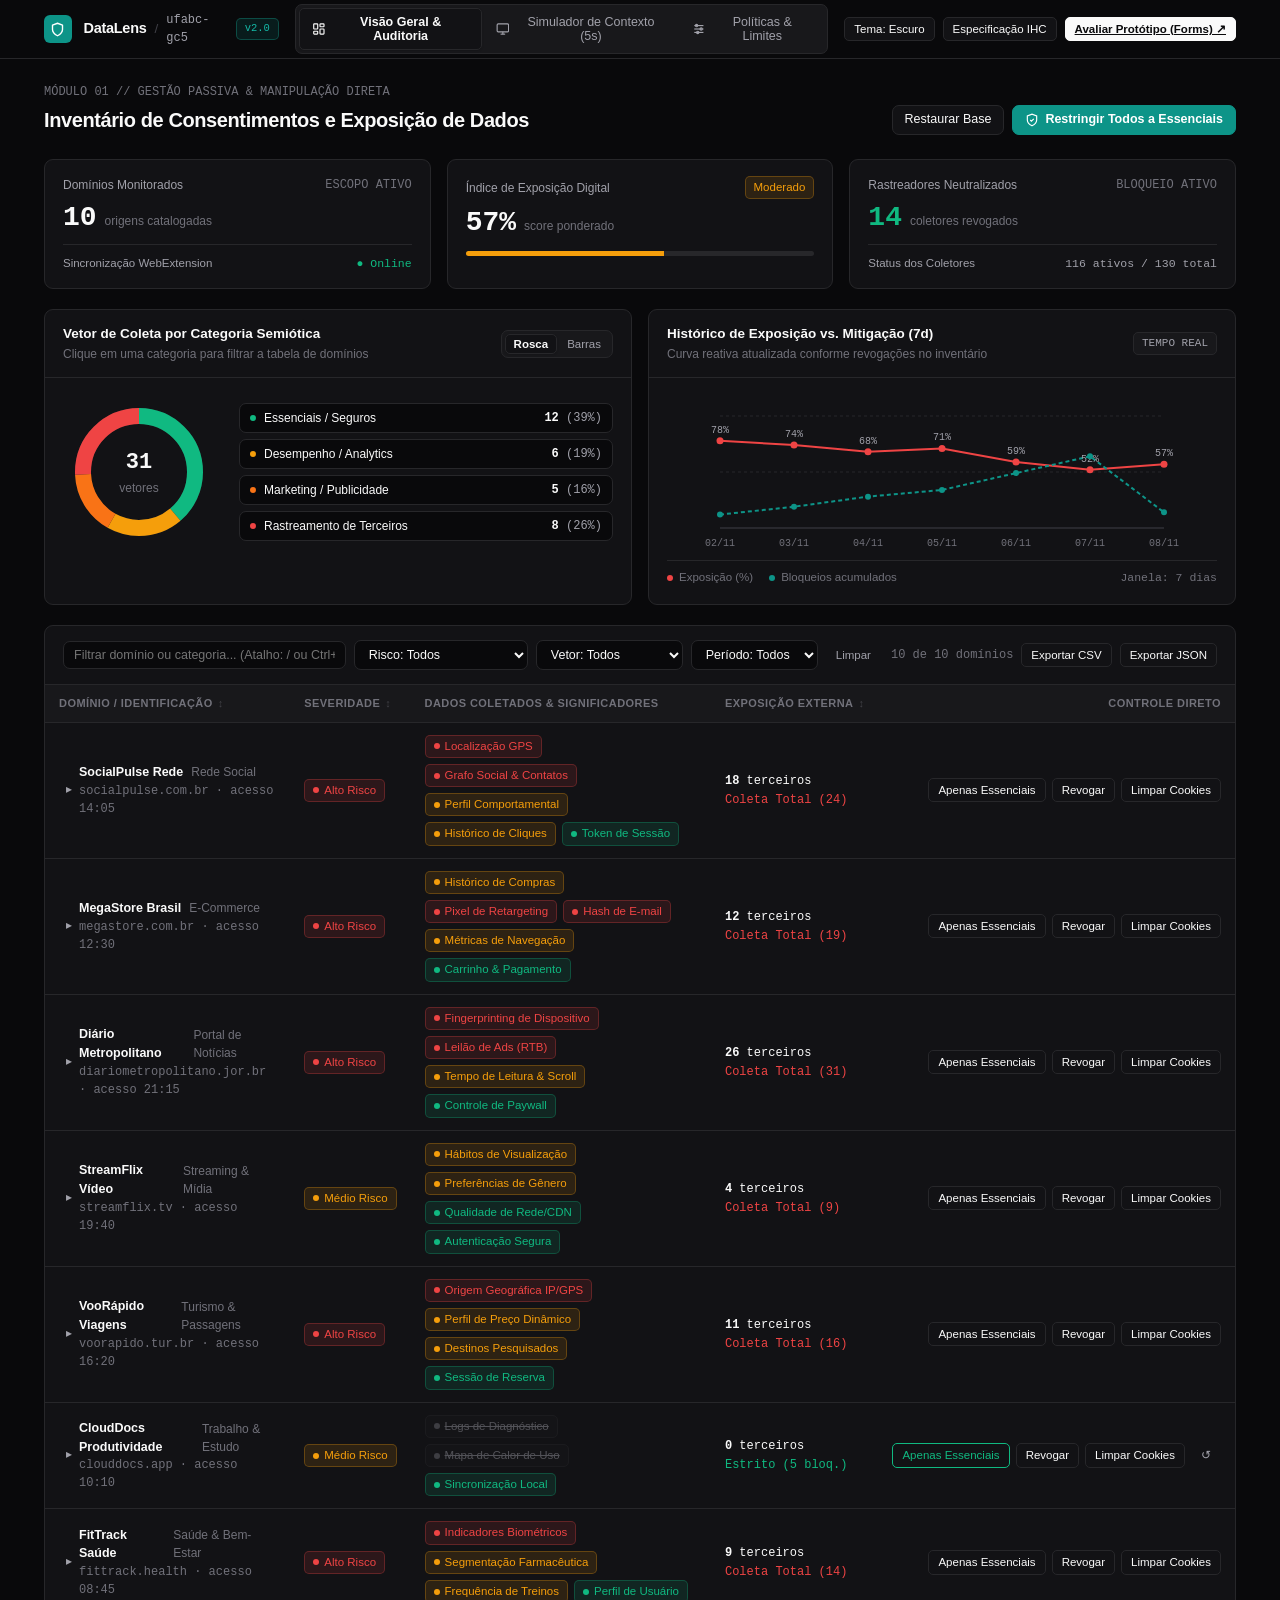
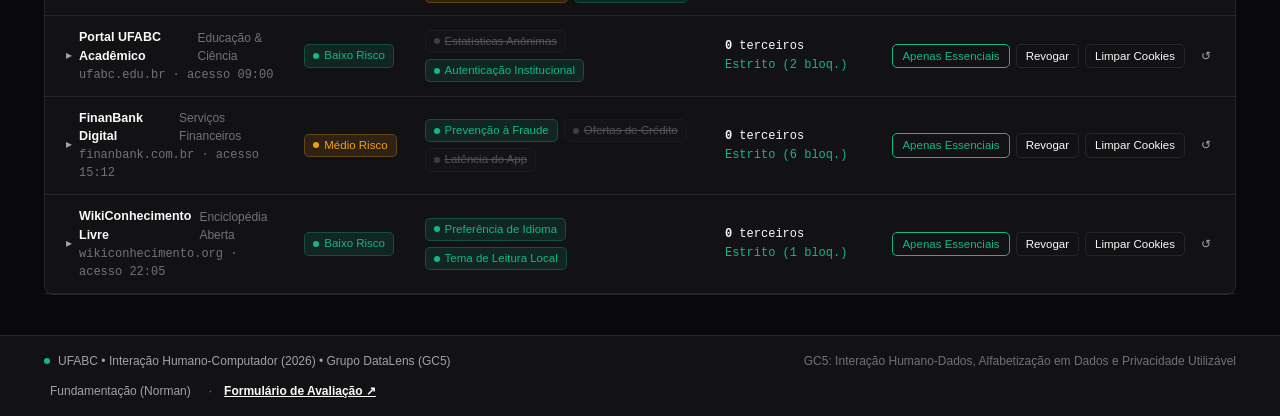
<file: index.html>
<!DOCTYPE html>
<html lang="pt-BR" class="dark">
<head>
  <meta charset="UTF-8" />
  <meta name="viewport" content="width=device-width, initial-scale=1.0" />
  <title>DataLens — Painel de Transparência e Controle Ativo de Dados Pessoais | UFABC (GC5)</title>
  <link rel="stylesheet" href="css/styles.css" />
</head>
<body style="min-height: 100vh; display: flex; flex-direction: column;">

  <!-- Container de Notificações Toast (Feedback Visual Imediato de IHC) -->
  <div id="toast-container" style="position: fixed; bottom: 20px; right: 20px; z-index: 60; display: flex; flex-direction: column; gap: 8px; max-width: 380px;"></div>

  <!-- TOPBAR SÓBRIA ESTILO LINEAR / SHADCN -->
  <header class="dl-topbar">
    <div class="dl-container" style="height: 58px; display: flex; align-items: center; justify-content: space-between; gap: 16px;">
      
      <!-- Brand + Tag UFABC -->
      <div class="flex items-center gap-3">
        <div style="width: 28px; height: 28px; border-radius: 6px; background-color: var(--teal-brand); display: flex; align-items: center; justify-content: center; color: #FFF;">
          <svg width="15" height="15" fill="none" stroke="currentColor" stroke-width="2.2" viewBox="0 0 24 24">
            <path stroke-linecap="round" stroke-linejoin="round" d="M12 22s8-4 8-10V5l-8-3-8 3v7c0 6 8 10 8 10z"/>
          </svg>
        </div>
        <div class="flex items-center gap-2">
          <span style="font-weight: 700; font-size: 14.5px; letter-spacing: -0.02em;">DataLens</span>
          <span style="color: var(--border-strong);">/</span>
          <span class="font-mono text-xs text-secondary">ufabc-gc5</span>
          <span class="dl-badge dl-badge-teal font-mono" style="font-size: 10.5px;">v2.0</span>
        </div>
      </div>

      <!-- Segmented Control Navigation (Bimodal) -->
      <nav class="dl-tabs" aria-label="Módulos do Sistema">
        <button data-nav-btn="dashboard" data-action="switch-tab" data-tab="dashboard" class="dl-tab-btn active">
          <svg width="14" height="14" fill="none" stroke="currentColor" stroke-width="2" viewBox="0 0 24 24"><rect width="7" height="9" x="3" y="3" rx="1"/><rect width="7" height="5" x="14" y="3" rx="1"/><rect width="7" height="9" x="14" y="12" rx="1"/><rect width="7" height="5" x="3" y="16" rx="1"/></svg>
          Visão Geral & Auditoria
        </button>
        <button data-nav-btn="simulator" data-action="switch-tab" data-tab="simulator" class="dl-tab-btn">
          <svg width="14" height="14" fill="none" stroke="currentColor" stroke-width="2" viewBox="0 0 24 24"><rect width="20" height="14" x="2" y="3" rx="2"/><line x1="8" x2="16" y1="21" y2="21"/><line x1="12" x2="12" y1="17" y2="21"/></svg>
          Simulador de Contexto (5s)
        </button>
        <button data-nav-btn="preferences" data-action="switch-tab" data-tab="preferences" class="dl-tab-btn">
          <svg width="14" height="14" fill="none" stroke="currentColor" stroke-width="2" viewBox="0 0 24 24"><line x1="4" x2="20" y1="12" y2="12"/><line x1="4" x2="20" y1="6" y2="6"/><line x1="4" x2="20" y1="18" y2="18"/><circle cx="8" cy="6" r="2"/><circle cx="16" cy="12" r="2"/><circle cx="10" cy="18" r="2"/></svg>
          Políticas & Limites
        </button>
      </nav>

      <!-- Ações Globais: Tema Claro/Escuro, Sobre e Pesquisa -->
      <div class="flex items-center gap-2">
        <button data-action="toggle-theme" class="dl-btn dl-btn-sm" title="Alternar entre Modo Escuro (Zinc) e Modo Claro">
          <span id="theme-indicator-text">Tema: Escuro</span>
        </button>
        <button data-action="academic-modal" data-show="true" class="dl-btn dl-btn-sm">
          Especificação IHC
        </button>
        <a
          href="https://docs.google.com/forms/d/e/1FAIpQLScvcYIpSrS0FcLxmI9klao_sezWayYM6Y6qtL3pcaMxJLyxKg/viewform"
          target="_blank"
          rel="noopener noreferrer"
          class="dl-btn dl-btn-primary dl-btn-sm"
        >
          Avaliar Protótipo (Forms) ↗
        </a>
      </div>
    </div>
  </header>

  <!-- CONTEÚDO PRINCIPAL -->
  <main class="dl-container" style="flex: 1; width: 100%; padding-top: 24px; padding-bottom: 40px;">

    <!-- ================================================================== -->
    <!-- MÓDULO 1: DASHBOARD DE AUDITORIA (MANIPULAÇÃO DIRETA)              -->
    <!-- ================================================================== -->
    <section data-tab-section="dashboard" style="display: flex; flex-direction: column; gap: 20px;">
      
      <!-- Sub-header Executivo + Ações em Lote -->
      <div style="display: flex; flex-wrap: wrap; align-items: flex-end; justify-content: space-between; gap: 16px; padding-bottom: 4px;">
        <div>
          <div class="flex items-center gap-2" style="margin-bottom: 4px;">
            <span class="font-mono text-xs text-muted">MÓDULO 01 // GESTÃO PASSIVA & MANIPULAÇÃO DIRETA</span>
          </div>
          <h1 style="font-size: 20px; font-weight: 700; letter-spacing: -0.02em; margin: 0;">Inventário de Consentimentos e Exposição de Dados</h1>
        </div>

        <div class="flex items-center gap-2">
          <button data-action="bulk-action" data-mode="reset_demo" class="dl-btn">
            Restaurar Base
          </button>
          <button data-action="bulk-action" data-mode="protect_all" class="dl-btn dl-btn-teal">
            <svg width="14" height="14" fill="none" stroke="currentColor" stroke-width="2" viewBox="0 0 24 24"><path d="M12 22s8-4 8-10V5l-8-3-8 3v7c0 6 8 10 8 10z"/><path d="m9 12 2 2 4-4"/></svg>
            Restringir Todos a Essenciais
          </button>
        </div>
      </div>

      <!-- 1.1 KPI STRIP (Estilo Tremor / Vercel Analytics) -->
      <div class="grid grid-cols-1 md:grid-cols-3 gap-4">
        <!-- KPI 1 -->
        <div class="dl-card" style="padding: 16px 18px;">
          <div class="flex items-center justify-between">
            <span class="text-xs font-medium text-secondary">Domínios Monitorados</span>
            <span class="font-mono text-xs text-muted"> ESCOPO ATIVO </span>
          </div>
          <div class="flex items-baseline gap-2" style="margin-top: 8px;">
            <span id="kpi-total-sites" class="font-mono text-3xl font-bold">10</span>
            <span class="text-xs text-muted">origens catalogadas</span>
          </div>
          <div style="margin-top: 10px; padding-top: 10px; border-top: 1px solid var(--border-subtle); display: flex; justify-content: space-between; font-size: 11.5px; color: var(--text-secondary);">
            <span>Sincronização WebExtension</span>
            <span class="font-mono" style="color: var(--sem-low);">● Online</span>
          </div>
        </div>

        <!-- KPI 2 -->
        <div class="dl-card" style="padding: 16px 18px;">
          <div class="flex items-center justify-between">
            <span class="text-xs font-medium text-secondary">Índice de Exposição Digital</span>
            <span id="kpi-exposure-badge" class="dl-badge dl-badge-high">Risco Elevado</span>
          </div>
          <div class="flex items-baseline gap-2" style="margin-top: 8px;">
            <span id="kpi-exposure-index" class="font-mono text-3xl font-bold">64%</span>
            <span class="text-xs text-muted">score ponderado</span>
          </div>
          <div style="margin-top: 12px;">
            <div style="width: 100%; height: 5px; background-color: var(--bg-muted); border-radius: 99px; overflow: hidden;">
              <div id="kpi-exposure-bar" style="height: 100%; width: 64%; background-color: var(--sem-high); transition: width 300ms ease;"></div>
            </div>
          </div>
        </div>

        <!-- KPI 3 -->
        <div class="dl-card" style="padding: 16px 18px;">
          <div class="flex items-center justify-between">
            <span class="text-xs font-medium text-secondary">Rastreadores Neutralizados</span>
            <span class="font-mono text-xs text-muted"> BLOQUEIO ATIVO </span>
          </div>
          <div class="flex items-baseline gap-2" style="margin-top: 8px;">
            <span id="kpi-blocked-trackers" class="font-mono text-3xl font-bold" style="color: var(--sem-low);">14</span>
            <span class="text-xs text-muted">coletores revogados</span>
          </div>
          <div style="margin-top: 10px; padding-top: 10px; border-top: 1px solid var(--border-subtle); display: flex; justify-content: space-between; font-size: 11.5px; color: var(--text-secondary);">
            <span>Status dos Coletores</span>
            <span id="kpi-active-trackers" class="font-mono">116 ativos / 130 total</span>
          </div>
        </div>
      </div>

      <!-- 1.2 GRÁFICOS TÉCNICOS (CATEGORIA & SÉRIE TEMPORAL) -->
      <div class="grid grid-cols-1 lg:grid-cols-12 gap-4">
        <!-- Gráfico de Categorias -->
        <div class="dl-card lg:col-span-6">
          <div class="dl-card-header">
            <div>
              <div style="font-weight: 600; font-size: 13.5px;">Vetor de Coleta por Categoria Semiótica</div>
              <div class="text-xs text-muted">Clique em uma categoria para filtrar a tabela de domínios</div>
            </div>
            <div class="dl-tabs">
              <button data-action="chart-mode" data-mode="donut" class="dl-tab-btn active" style="padding: 3px 8px; font-size: 11.5px;">Rosca</button>
              <button data-action="chart-mode" data-mode="bars" class="dl-tab-btn" style="padding: 3px 8px; font-size: 11.5px;">Barras</button>
            </div>
          </div>
          <div class="dl-card-body" id="category-chart-container"></div>
        </div>

        <!-- Gráfico de Série Temporal -->
        <div class="dl-card lg:col-span-6">
          <div class="dl-card-header">
            <div>
              <div style="font-weight: 600; font-size: 13.5px;">Histórico de Exposição vs. Mitigação (7d)</div>
              <div class="text-xs text-muted">Curva reativa atualizada conforme revogações no inventário</div>
            </div>
            <span class="dl-badge font-mono" style="font-size: 11px;">TEMPO REAL</span>
          </div>
          <div class="dl-card-body" id="timeline-chart-container"></div>
        </div>
      </div>

      <!-- 1.3 DATA TABLE DE DOMÍNIOS E CONSENTIMENTOS (Estilo Linear / shadcn Data Table) -->
      <div class="dl-card">
        <!-- Toolbar de Filtros da Tabela -->
        <div class="dl-card-header" style="flex-wrap: wrap; gap: 10px;">
          <div class="flex items-center gap-2" style="flex: 1; min-width: 240px;">
            <input
              id="search-input"
              type="text"
              placeholder="Filtrar domínio ou categoria... (Atalho: / ou Ctrl+K)"
              class="dl-input"
              style="width: 100%; max-width: 340px;"
            />
            <select id="filter-risk" class="dl-select">
              <option value="all">Risco: Todos</option>
              <option value="high">Alto Risco (Terceiros)</option>
              <option value="medium">Médio Risco (Analytics)</option>
              <option value="low">Baixo Risco (Essencial)</option>
            </select>
            <select id="filter-category" class="dl-select">
              <option value="all">Vetor: Todos</option>
              <option value="thirdParty">Terceiros / Brokers</option>
              <option value="marketing">Marketing / Ads</option>
              <option value="analytics">Analytics</option>
              <option value="essential">Essenciais</option>
            </select>
            <select id="filter-date" class="dl-select">
              <option value="all">Período: Todos</option>
              <option value="today">Hoje</option>
              <option value="recent">Últimos 3 dias</option>
            </select>
            <button data-action="reset-filters" class="dl-btn dl-btn-ghost dl-btn-sm">
              Limpar
            </button>
          </div>

          <div class="flex items-center gap-2">
            <span id="filtered-sites-count" class="font-mono text-xs text-muted">10 registros</span>
            <button data-action="export-report" data-format="csv" class="dl-btn dl-btn-sm" title="Exportar inventário em planilha CSV (Art. 18 LGPD)">
              Exportar CSV
            </button>
            <button data-action="export-report" data-format="json" class="dl-btn dl-btn-sm" title="Exportar relatório técnico JSON (Art. 18 LGPD)">
              Exportar JSON
            </button>
          </div>
        </div>

        <!-- Container da Tabela de Auditoria -->
        <div id="sites-list-container" class="dl-table-wrap"></div>
      </div>

    </section>

    <!-- ================================================================== -->
    <!-- MÓDULO 2: SIMULADOR DA EXTENSÃO WEB (MEDIAÇÃO EFÊMERA / ATIVA)     -->
    <!-- ================================================================== -->
    <section data-tab-section="simulator" class="hidden">
      <div id="simulator-Mount"></div>
    </section>

    <!-- ================================================================== -->
    <!-- MÓDULO 2.3: POLÍTICAS & LIMITES DE PRIVACIDADE                     -->
    <!-- ================================================================== -->
    <section data-tab-section="preferences" class="hidden">
      <div id="preferences-mount"></div>
    </section>

  </main>

  <!-- RODAPÉ TÉCNICO DISCRETO -->
  <footer style="border-top: 1px solid var(--border-subtle); background-color: var(--bg-surface); padding: 16px 0; margin-top: auto;">
    <div class="dl-container" style="display: flex; flex-wrap: wrap; align-items: center; justify-content: space-between; gap: 12px; font-size: 12px; color: var(--text-muted);">
      <div class="flex items-center gap-2">
        <span class="dl-dot dl-dot-low"></span>
        <span class="font-medium text-secondary">UFABC • Interação Humano-Computador (2026) • Grupo DataLens (GC5)</span>
      </div>
      <div>
        GC5: Interação Humano-Dados, Alfabetização em Dados e Privacidade Utilizável
      </div>
      <div class="flex items-center gap-3">
        <button data-action="academic-modal" data-show="true" class="dl-btn-ghost" style="padding: 2px 6px; font-size: 12px; cursor: pointer;">
          Fundamentação (Norman)
        </button>
        <span>·</span>
        <a
          href="https://docs.google.com/forms/d/e/1FAIpQLScvcYIpSrS0FcLxmI9klao_sezWayYM6Y6qtL3pcaMxJLyxKg/viewform"
          target="_blank"
          rel="noopener noreferrer"
          style="color: var(--text-primary); font-weight: 600; text-decoration: underline;"
        >
          Formulário de Avaliação ↗
        </a>
      </div>
    </div>
  </footer>

  <!-- MODAL DE ESPECIFICAÇÃO ACADÊMICA (MÓDULO 3) -->
  <div id="academic-modal" class="hidden" style="position: fixed; inset: 0; z-index: 50; background-color: rgba(0,0,0,0.7); backdrop-filter: blur(3px); display: flex; align-items: center; justify-content: center; padding: 16px;">
    <div class="dl-card" style="max-width: 580px; width: 100%; box-shadow: 0 20px 40px rgba(0,0,0,0.5);">
      <div class="dl-card-header">
        <div>
          <span class="font-mono text-xs text-muted">ESPECIFICAÇÃO DE IHC // UFABC GC5</span>
          <h3 style="font-size: 15px; font-weight: 700; margin: 2px 0 0 0;">Arquitetura Bimodal e Princípios de Donald Norman</h3>
        </div>
        <button data-action="academic-modal" data-show="false" class="dl-btn dl-btn-ghost dl-btn-sm">✕</button>
      </div>
      <div class="dl-card-body" style="display: flex; flex-direction: column; gap: 14px; font-size: 12.5px; color: var(--text-secondary);">
        <p style="margin: 0;">
          O sistema <strong>DataLens</strong> combate a fadiga de consentimento e os <em>dark patterns</em> restaurando significadores claros e simetria de decisão:
        </p>
        <div class="grid grid-cols-1 md:grid-cols-3 gap-3">
          <div style="padding: 12px; border: 1px solid var(--border-subtle); border-radius: var(--radius-md); background-color: var(--bg-background);">
            <div style="font-weight: 600; color: var(--text-primary); margin-bottom: 4px;">Significadores</div>
            <div class="text-xs text-muted">Codificação semiótica estrita: Verde (Essencial), Amarelo (Analítico) e Vermelho (Terceiros).</div>
          </div>
          <div style="padding: 12px; border: 1px solid var(--border-subtle); border-radius: var(--radius-md); background-color: var(--bg-background);">
            <div style="font-weight: 600; color: var(--text-primary); margin-bottom: 4px;">Affordances Simétricas</div>
            <div class="text-xs text-muted">Ações de rejeitar, selecionar ou aceitar possuem exatamente a mesma hierarquia visual.</div>
          </div>
          <div style="padding: 12px; border: 1px solid var(--border-subtle); border-radius: var(--radius-md); background-color: var(--bg-background);">
            <div style="font-weight: 600; color: var(--text-primary); margin-bottom: 4px;">Feedback Imediato</div>
            <div class="text-xs text-muted">Manipulação direta na tabela com reflexo instantâneo no score de exposição.</div>
          </div>
        </div>
        <div style="padding: 12px 14px; border: 1px solid var(--border-subtle); border-radius: var(--radius-md); background-color: var(--bg-elevated); display: flex; align-items: center; justify-content: space-between; gap: 12px;">
          <div>
            <div style="font-weight: 600; color: var(--text-primary);">Pesquisa de Validação com Usuários</div>
            <div class="text-xs text-muted">Contribua avaliando a usabilidade deste protótipo no formulário oficial.</div>
          </div>
          <a
            href="https://docs.google.com/forms/d/e/1FAIpQLScvcYIpSrS0FcLxmI9klao_sezWayYM6Y6qtL3pcaMxJLyxKg/viewform"
            target="_blank"
            rel="noopener noreferrer"
            class="dl-btn dl-btn-primary dl-btn-sm"
          >
            Abrir Formulário ↗
          </a>
        </div>
      </div>
    </div>
  </div>

  <script src="js/mockData.js"></script>
  <script src="js/app.js"></script>
</body>
</html>
</file>
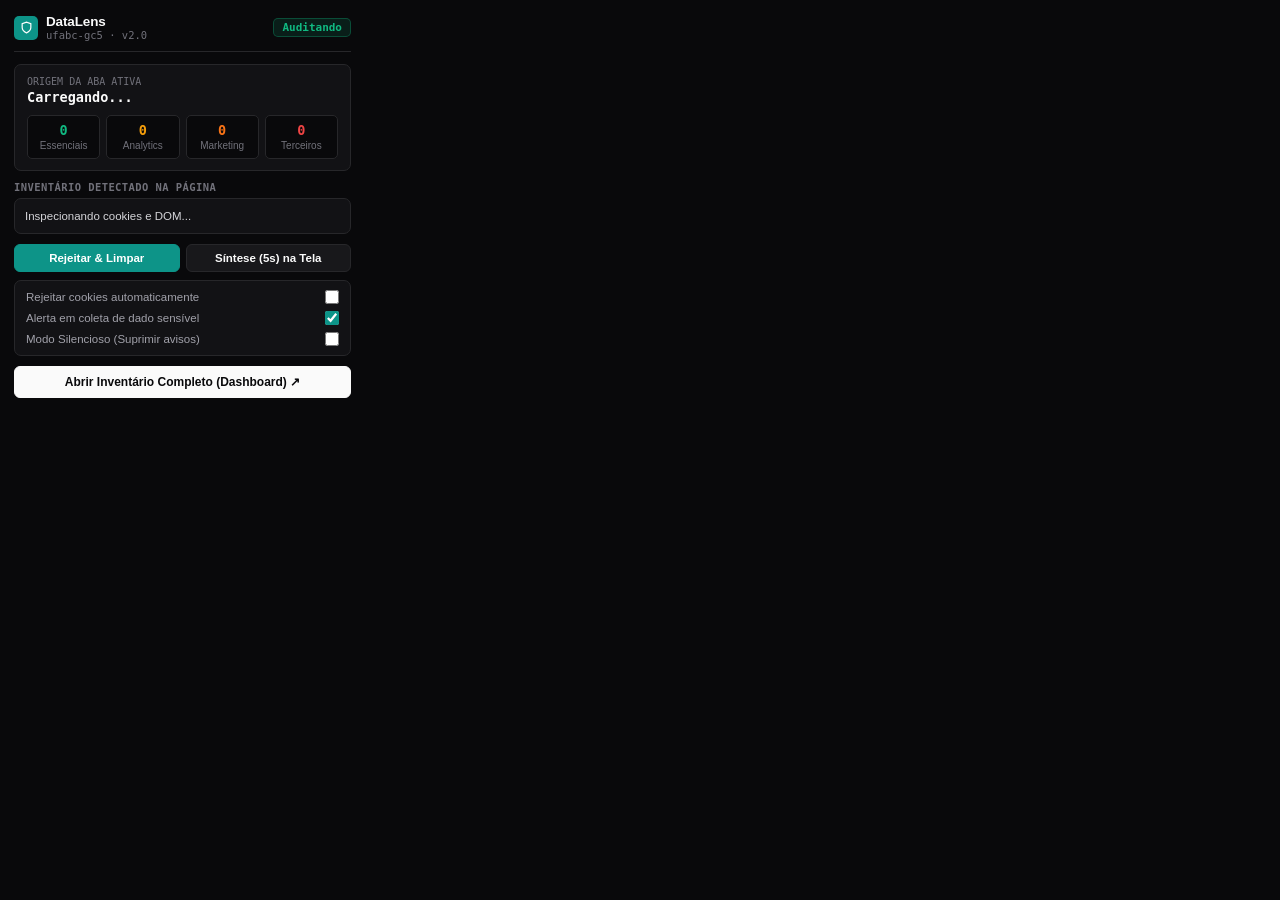
<file: extension/popup.html>
<!DOCTYPE html>
<html lang="pt-BR">
<head>
  <meta charset="UTF-8" />
  <title>DataLens — Extensão Ativa</title>
  <style>
    * { box-sizing: border-box; margin: 0; padding: 0; }
    body {
      width: 365px;
      background: #09090B;
      color: #FAFAFA;
      font-family: -apple-system, BlinkMacSystemFont, "Inter", "Segoe UI", Roboto, sans-serif;
      font-size: 12.5px;
      padding: 14px;
      -webkit-font-smoothing: antialiased;
    }
    .mono { font-family: "JetBrains Mono", Consolas, ui-monospace, monospace; }
    .header {
      display: flex;
      align-items: center;
      justify-content: space-between;
      border-bottom: 1px solid #27272A;
      padding-bottom: 10px;
      margin-bottom: 12px;
    }
    .brand {
      display: flex;
      align-items: center;
      gap: 8px;
    }
    .brand-icon {
      width: 24px;
      height: 24px;
      border-radius: 5px;
      background: #0D9488;
      display: flex;
      align-items: center;
      justify-content: center;
      color: #FFF;
    }
    .brand-title { font-size: 13.5px; font-weight: 700; color: #FAFAFA; letter-spacing: -0.01em; }
    .brand-sub { font-size: 10.5px; color: #71717A; }
    .badge {
      padding: 2px 8px;
      border-radius: 5px;
      font-size: 11px;
      font-weight: 600;
    }
    .badge-high { background: rgba(239,68,68,0.12); color: #EF4444; border: 1px solid rgba(239,68,68,0.3); }
    .badge-medium { background: rgba(245,158,11,0.12); color: #F59E0B; border: 1px solid rgba(245,158,11,0.3); }
    .badge-low { background: rgba(16,185,129,0.12); color: #10B981; border: 1px solid rgba(16,185,129,0.3); }

    .site-box {
      background: #121215;
      border: 1px solid #27272A;
      border-radius: 7px;
      padding: 11px 12px;
      margin-bottom: 10px;
    }
    .domain-name {
      font-size: 13.5px;
      font-weight: 700;
      color: #FAFAFA;
      word-break: break-all;
      margin-top: 2px;
    }
    .metrics-grid {
      display: grid;
      grid-template-columns: repeat(4, 1fr);
      gap: 6px;
      margin-top: 10px;
      text-align: center;
    }
    .metric-pill {
      background: #09090B;
      border: 1px solid #27272A;
      border-radius: 5px;
      padding: 6px 4px;
    }
    .metric-val { font-size: 13.5px; font-weight: 700; display: block; }
    .metric-lbl { font-size: 10px; color: #71717A; }

    .section-title {
      font-size: 10.5px;
      font-weight: 600;
      text-transform: uppercase;
      color: #71717A;
      margin-bottom: 5px;
      letter-spacing: 0.04em;
    }
    .items-list {
      list-style: none;
      background: #121215;
      border: 1px solid #27272A;
      border-radius: 7px;
      padding: 8px 10px;
      margin-bottom: 10px;
      max-height: 115px;
      overflow-y: auto;
    }
    .items-list li {
      padding: 3px 0;
      font-size: 11.5px;
      color: #D4D4D8;
      display: flex;
      align-items: center;
      gap: 6px;
    }
    .dot { width: 6px; height: 6px; border-radius: 50%; display: inline-block; flex-shrink: 0; }

    .toggles-box {
      background: #121215;
      border: 1px solid #27272A;
      border-radius: 7px;
      padding: 9px 11px;
      margin-bottom: 10px;
      display: flex;
      flex-direction: column;
      gap: 7px;
    }
    .toggle-row {
      display: flex;
      align-items: center;
      justify-content: space-between;
      font-size: 11.5px;
      color: #A1A1AA;
      cursor: pointer;
    }
    .toggle-row input { accent-color: #0D9488; width: 14px; height: 14px; cursor: pointer; }

    .btn-group {
      display: grid;
      grid-template-columns: 1fr 1fr;
      gap: 6px;
      margin-bottom: 8px;
    }
    .btn {
      padding: 7px 10px;
      border-radius: 6px;
      border: 1px solid #27272A;
      background: #18181B;
      color: #FAFAFA;
      font-size: 11.5px;
      font-weight: 600;
      cursor: pointer;
      text-align: center;
      transition: all 0.12s;
    }
    .btn:hover { background: #27272A; border-color: #3F3F46; }
    .btn-teal {
      background: #0D9488;
      border-color: #0D9488;
      color: #FFF;
    }
    .btn-teal:hover { background: #0F766E; }
    .btn-full {
      width: 100%;
      padding: 8px;
      border-radius: 6px;
      background: #FAFAFA;
      border: 1px solid #FAFAFA;
      color: #09090B;
      font-weight: 700;
      font-size: 12px;
      cursor: pointer;
    }
    .btn-full:hover { opacity: 0.9; }
    .status-msg {
      display: none;
      margin-bottom: 8px;
      padding: 6px 9px;
      border-radius: 6px;
      background: rgba(16, 185, 129, 0.12);
      border: 1px solid rgba(16, 185, 129, 0.3);
      color: #10B981;
      font-size: 11.5px;
      font-weight: 600;
      text-align: center;
    }
  </style>
</head>
<body>
  <div class="header">
    <div class="brand">
      <div class="brand-icon">
        <svg width="13" height="13" fill="none" stroke="currentColor" stroke-width="2.2" viewBox="0 0 24 24"><path d="M12 22s8-4 8-10V5l-8-3-8 3v7c0 6 8 10 8 10z"/></svg>
      </div>
      <div>
        <div class="brand-title">DataLens</div>
        <div class="brand-sub mono">ufabc-gc5 · v2.0</div>
      </div>
    </div>
    <span id="risk-badge" class="badge badge-low mono">Auditando</span>
  </div>

  <div class="site-box">
    <div class="mono" style="font-size:10px; color:#71717A; text-transform:uppercase;">Origem da Aba Ativa</div>
    <div id="site-domain" class="domain-name mono">Carregando...</div>

    <div class="metrics-grid">
      <div class="metric-pill">
        <span id="cnt-ess" class="metric-val mono" style="color:#10B981;">0</span>
        <span class="metric-lbl">Essenciais</span>
      </div>
      <div class="metric-pill">
        <span id="cnt-ana" class="metric-val mono" style="color:#F59E0B;">0</span>
        <span class="metric-lbl">Analytics</span>
      </div>
      <div class="metric-pill">
        <span id="cnt-mkt" class="metric-val mono" style="color:#F97316;">0</span>
        <span class="metric-lbl">Marketing</span>
      </div>
      <div class="metric-pill">
        <span id="cnt-tp" class="metric-val mono" style="color:#EF4444;">0</span>
        <span class="metric-lbl">Terceiros</span>
      </div>
    </div>
  </div>

  <div class="section-title mono">Inventário Detectado na Página</div>
  <ul id="detected-list" class="items-list">
    <li>Inspecionando cookies e DOM...</li>
  </ul>

  <div id="status-msg" class="status-msg"></div>

  <div class="btn-group">
    <button id="btn-reject-clean" class="btn btn-teal">
      Rejeitar & Limpar
    </button>
    <button id="btn-show-card" class="btn">
      Síntese (5s) na Tela
    </button>
  </div>

  <div class="toggles-box">
    <label class="toggle-row">
      <span>Rejeitar cookies automaticamente</span>
      <input type="checkbox" id="chk-auto-reject" />
    </label>
    <label class="toggle-row">
      <span>Alerta em coleta de dado sensível</span>
      <input type="checkbox" id="chk-sensitive-alert" checked />
    </label>
    <label class="toggle-row">
      <span>Modo Silencioso (Suprimir avisos)</span>
      <input type="checkbox" id="chk-silent-mode" />
    </label>
  </div>

  <button id="btn-open-dashboard" class="btn-full">
    Abrir Inventário Completo (Dashboard) ↗
  </button>

  <script src="popup.js"></script>
</body>
</html>
</file>
<file: css/styles.css>
/**
 * DataLens — Design System Basecoat / shadcn/ui (Zinc + Teal Accents + Light/Dark Theme)
 * UFABC • Interação Humano-Computador (2026) • Grupo DataLens (GC5)
 */

:root,
html.dark {
  --bg-background: #09090B;      /* Zinc 950 */
  --bg-surface: #121215;         /* Zinc 900/925 */
  --bg-elevated: #18181B;        /* Zinc 900 */
  --bg-muted: #27272A;           /* Zinc 800 */
  --bg-hover: rgba(255, 255, 255, 0.04);
  --border-subtle: #27272A;      /* Zinc 800 */
  --border-strong: #3F3F46;      /* Zinc 700 */
  --text-primary: #FAFAFA;       /* Zinc 50 */
  --text-secondary: #A1A1AA;     /* Zinc 400 */
  --text-muted: #71717A;         /* Zinc 500 */
  --accent-primary: #FAFAFA;
  --accent-primary-fg: #09090B;
  --teal-brand: #0D9488;
  --teal-subtle: rgba(13, 148, 136, 0.14);
  --sem-low: #10B981;
  --sem-low-bg: rgba(16, 185, 129, 0.12);
  --sem-low-border: rgba(16, 185, 129, 0.28);
  --sem-med: #F59E0B;
  --sem-med-bg: rgba(245, 158, 11, 0.12);
  --sem-med-border: rgba(245, 158, 11, 0.28);
  --sem-high: #EF4444;
  --sem-high-bg: rgba(239, 68, 68, 0.12);
  --sem-high-border: rgba(239, 68, 68, 0.28);
  --grid-line: #1F1F23;
  --radius-sm: 5px;
  --radius-md: 7px;
  --radius-lg: 9px;
}

html.light {
  --bg-background: #F8FAFC;
  --bg-surface: #FFFFFF;
  --bg-elevated: #F1F5F9;
  --bg-muted: #E2E8F0;
  --bg-hover: rgba(15, 23, 42, 0.035);
  --border-subtle: #E2E8F0;
  --border-strong: #CBD5E1;
  --text-primary: #09090B;
  --text-secondary: #52525B;
  --text-muted: #71717A;
  --accent-primary: #18181B;
  --accent-primary-fg: #FFFFFF;
  --teal-brand: #0D9488;
  --teal-subtle: rgba(13, 148, 136, 0.1);
  --sem-low: #059669;
  --sem-low-bg: rgba(16, 185, 129, 0.1);
  --sem-low-border: rgba(5, 150, 105, 0.3);
  --sem-med: #D97706;
  --sem-med-bg: rgba(245, 158, 11, 0.1);
  --sem-med-border: rgba(217, 119, 6, 0.3);
  --sem-high: #DC2626;
  --sem-high-bg: rgba(239, 68, 68, 0.08);
  --sem-high-border: rgba(220, 38, 38, 0.28);
  --grid-line: #E2E8F0;
}

*, ::before, ::after {
  box-sizing: border-box;
  border-width: 0;
  border-style: solid;
  border-color: var(--border-subtle);
}

html, body {
  margin: 0;
  padding: 0;
  font-family: -apple-system, BlinkMacSystemFont, "Inter", "Segoe UI", Roboto, Helvetica, Arial, sans-serif;
  background-color: var(--bg-background);
  color: var(--text-primary);
  font-size: 13.5px;
  line-height: 1.5;
  -webkit-font-smoothing: antialiased;
}

.font-mono {
  font-family: "JetBrains Mono", "Fira Code", "Cascadia Code", Consolas, ui-monospace, monospace;
}

/* Base Components (shadcn/ui aesthetics) */
.dl-container {
  max-width: 1240px;
  margin: 0 auto;
  padding: 0 24px;
}

.dl-topbar {
  position: sticky;
  top: 0;
  z-index: 40;
  background-color: var(--bg-background);
  border-bottom: 1px solid var(--border-subtle);
}

.dl-card {
  background-color: var(--bg-surface);
  border: 1px solid var(--border-subtle);
  border-radius: var(--radius-lg);
}

.dl-card-header {
  padding: 14px 18px;
  border-bottom: 1px solid var(--border-subtle);
  display: flex;
  align-items: center;
  justify-content: space-between;
  gap: 12px;
}

.dl-card-body {
  padding: 18px;
}

/* Segmented Tabs (Linear / Vercel style) */
.dl-tabs {
  display: inline-flex;
  align-items: center;
  background-color: var(--bg-elevated);
  border: 1px solid var(--border-subtle);
  padding: 3px;
  border-radius: var(--radius-md);
  gap: 2px;
}

.dl-tab-btn {
  display: inline-flex;
  align-items: center;
  gap: 7px;
  padding: 6px 12px;
  border-radius: var(--radius-sm);
  font-size: 12.5px;
  font-weight: 500;
  color: var(--text-secondary);
  background: transparent;
  cursor: pointer;
  transition: all 120ms ease;
}

.dl-tab-btn:hover {
  color: var(--text-primary);
}

.dl-tab-btn.active {
  background-color: var(--bg-surface);
  color: var(--text-primary);
  font-weight: 600;
  box-shadow: 0 1px 2px rgba(0, 0, 0, 0.14);
  border: 1px solid var(--border-subtle);
}

/* Buttons (shadcn variants) */
.dl-btn {
  display: inline-flex;
  align-items: center;
  justify-content: center;
  gap: 6px;
  padding: 6px 12px;
  border-radius: var(--radius-md);
  font-size: 12.5px;
  font-weight: 500;
  line-height: 1.25;
  cursor: pointer;
  border: 1px solid var(--border-subtle);
  background-color: var(--bg-surface);
  color: var(--text-primary);
  transition: background-color 120ms ease, border-color 120ms ease, color 120ms ease;
  white-space: nowrap;
}

.dl-btn:hover {
  background-color: var(--bg-elevated);
  border-color: var(--border-strong);
}

.dl-btn-primary {
  background-color: var(--accent-primary);
  color: var(--accent-primary-fg);
  border-color: var(--accent-primary);
  font-weight: 600;
}

.dl-btn-primary:hover {
  opacity: 0.92;
  background-color: var(--accent-primary);
}

.dl-btn-teal {
  background-color: var(--teal-brand);
  color: #FFFFFF;
  border-color: var(--teal-brand);
  font-weight: 600;
}

.dl-btn-teal:hover {
  background-color: #0F766E;
  border-color: #0F766E;
}

.dl-btn-ghost {
  border-color: transparent;
  background-color: transparent;
  color: var(--text-secondary);
}

.dl-btn-ghost:hover {
  background-color: var(--bg-elevated);
  color: var(--text-primary);
}

.dl-btn-sm {
  padding: 4px 9px;
  font-size: 11.5px;
  border-radius: var(--radius-sm);
}

/* Semiotic Status Badges (Minimalist Pill / Tag) */
.dl-badge {
  display: inline-flex;
  align-items: center;
  gap: 5px;
  padding: 2px 8px;
  border-radius: var(--radius-sm);
  font-size: 11.5px;
  font-weight: 500;
  border: 1px solid var(--border-subtle);
  background-color: var(--bg-elevated);
  color: var(--text-secondary);
  white-space: nowrap;
}

.dl-badge-low {
  background-color: var(--sem-low-bg);
  color: var(--sem-low);
  border-color: var(--sem-low-border);
}

.dl-badge-medium {
  background-color: var(--sem-med-bg);
  color: var(--sem-med);
  border-color: var(--sem-med-border);
}

.dl-badge-high {
  background-color: var(--sem-high-bg);
  color: var(--sem-high);
  border-color: var(--sem-high-border);
}

.dl-badge-teal {
  background-color: var(--teal-subtle);
  color: #14B8A6;
  border-color: rgba(20, 184, 166, 0.3);
}

.dl-dot {
  width: 6px;
  height: 6px;
  border-radius: 9999px;
  display: inline-block;
  flex-shrink: 0;
}

.dl-dot-low { background-color: var(--sem-low); }
.dl-dot-medium { background-color: var(--sem-med); }
.dl-dot-high { background-color: var(--sem-high); }

/* Inputs & Selects */
.dl-input, .dl-select {
  background-color: var(--bg-background);
  border: 1px solid var(--border-subtle);
  border-radius: var(--radius-md);
  padding: 6px 10px;
  font-size: 12.5px;
  color: var(--text-primary);
  outline: none;
  transition: border-color 120ms ease;
}

.dl-input:focus, .dl-select:focus {
  border-color: var(--teal-brand);
}

/* Data Table (shadcn Table style) */
.dl-table-wrap {
  width: 100%;
  overflow-x: auto;
}

.dl-table {
  width: 100%;
  border-collapse: collapse;
  text-align: left;
}

.dl-table th {
  padding: 10px 14px;
  font-size: 11px;
  font-weight: 600;
  text-transform: uppercase;
  letter-spacing: 0.04em;
  color: var(--text-muted);
  border-bottom: 1px solid var(--border-subtle);
  background-color: var(--bg-elevated);
  white-space: nowrap;
}

.dl-table td {
  padding: 12px 14px;
  border-bottom: 1px solid var(--border-subtle);
  vertical-align: middle;
  font-size: 12.5px;
}

.dl-table tr.dl-row:hover {
  background-color: var(--bg-hover);
}

.dl-table tr.dl-row-detail td {
  background-color: var(--bg-background);
  padding: 14px 18px;
}

/* Switch Toggle (shadcn Switch) */
.dl-switch {
  position: relative;
  width: 38px;
  height: 21px;
  border-radius: 9999px;
  background-color: var(--bg-muted);
  border: 1px solid var(--border-strong);
  padding: 2px;
  cursor: pointer;
  transition: background-color 150ms ease;
  flex-shrink: 0;
}

.dl-switch[data-checked="true"] {
  background-color: var(--teal-brand);
  border-color: var(--teal-brand);
}

.dl-switch-thumb {
  width: 15px;
  height: 15px;
  border-radius: 9999px;
  background-color: #FFFFFF;
  transition: transform 150ms ease;
  transform: translateX(0);
}

.dl-switch[data-checked="true"] .dl-switch-thumb {
  transform: translateX(17px);
}

/* Utility Layout Classes */
.hidden { display: none !important; }
.flex { display: flex; }
.inline-flex { display: inline-flex; }
.flex-col { flex-direction: column; }
.flex-wrap { flex-wrap: wrap; }
.flex-1 { flex: 1 1 0%; }
.items-center { align-items: center; }
.items-start { align-items: flex-start; }
.items-baseline { align-items: baseline; }
.justify-between { justify-content: space-between; }
.justify-end { justify-content: flex-end; }
.justify-center { justify-content: center; }
.gap-1 { gap: 4px; }
.gap-1\.5 { gap: 6px; }
.gap-2 { gap: 8px; }
.gap-3 { gap: 12px; }
.gap-4 { gap: 16px; }
.gap-6 { gap: 24px; }

.grid { display: grid; }
.grid-cols-1 { grid-template-columns: repeat(1, minmax(0, 1fr)); }

@media (min-width: 768px) {
  .md\:grid-cols-3 { grid-template-columns: repeat(3, minmax(0, 1fr)); }
  .md\:grid-cols-4 { grid-template-columns: repeat(4, minmax(0, 1fr)); }
}

@media (min-width: 1024px) {
  .lg\:grid-cols-12 { grid-template-columns: repeat(12, minmax(0, 1fr)); }
  .lg\:col-span-4 { grid-column: span 4 / span 4; }
  .lg\:col-span-5 { grid-column: span 5 / span 5; }
  .lg\:col-span-6 { grid-column: span 6 / span 6; }
  .lg\:col-span-7 { grid-column: span 7 / span 7; }
  .lg\:col-span-8 { grid-column: span 8 / span 8; }
}

.w-full { width: 100%; }
.text-xs { font-size: 12px; }
.text-sm { font-size: 13.5px; }
.text-base { font-size: 15px; }
.text-lg { font-size: 17px; }
.text-2xl { font-size: 24px; line-height: 1.2; }
.text-3xl { font-size: 28px; line-height: 1.15; }
.font-medium { font-weight: 500; }
.font-semibold { font-weight: 600; }
.font-bold { font-weight: 700; }
.text-muted { color: var(--text-muted); }
.text-secondary { color: var(--text-secondary); }
.text-primary { color: var(--text-primary); }
.line-through { text-decoration: line-through; }

/* Range Slider */
input[type="range"] {
  -webkit-appearance: none;
  appearance: none;
  background: transparent;
  cursor: pointer;
  width: 100%;
}
input[type="range"]::-webkit-slider-runnable-track {
  background: var(--bg-muted);
  height: 5px;
  border-radius: 999px;
}
input[type="range"]::-webkit-slider-thumb {
  -webkit-appearance: none;
  appearance: none;
  margin-top: -5px;
  background-color: var(--teal-brand);
  height: 15px;
  width: 15px;
  border-radius: 9999px;
  border: 2px solid var(--bg-surface);
}

/* Toast Notification */
@keyframes dlToastIn {
  from { transform: translateY(12px); opacity: 0; }
  to { transform: translateY(0); opacity: 1; }
}
.toast-enter {
  animation: dlToastIn 180ms ease-out forwards;
}
</file>
